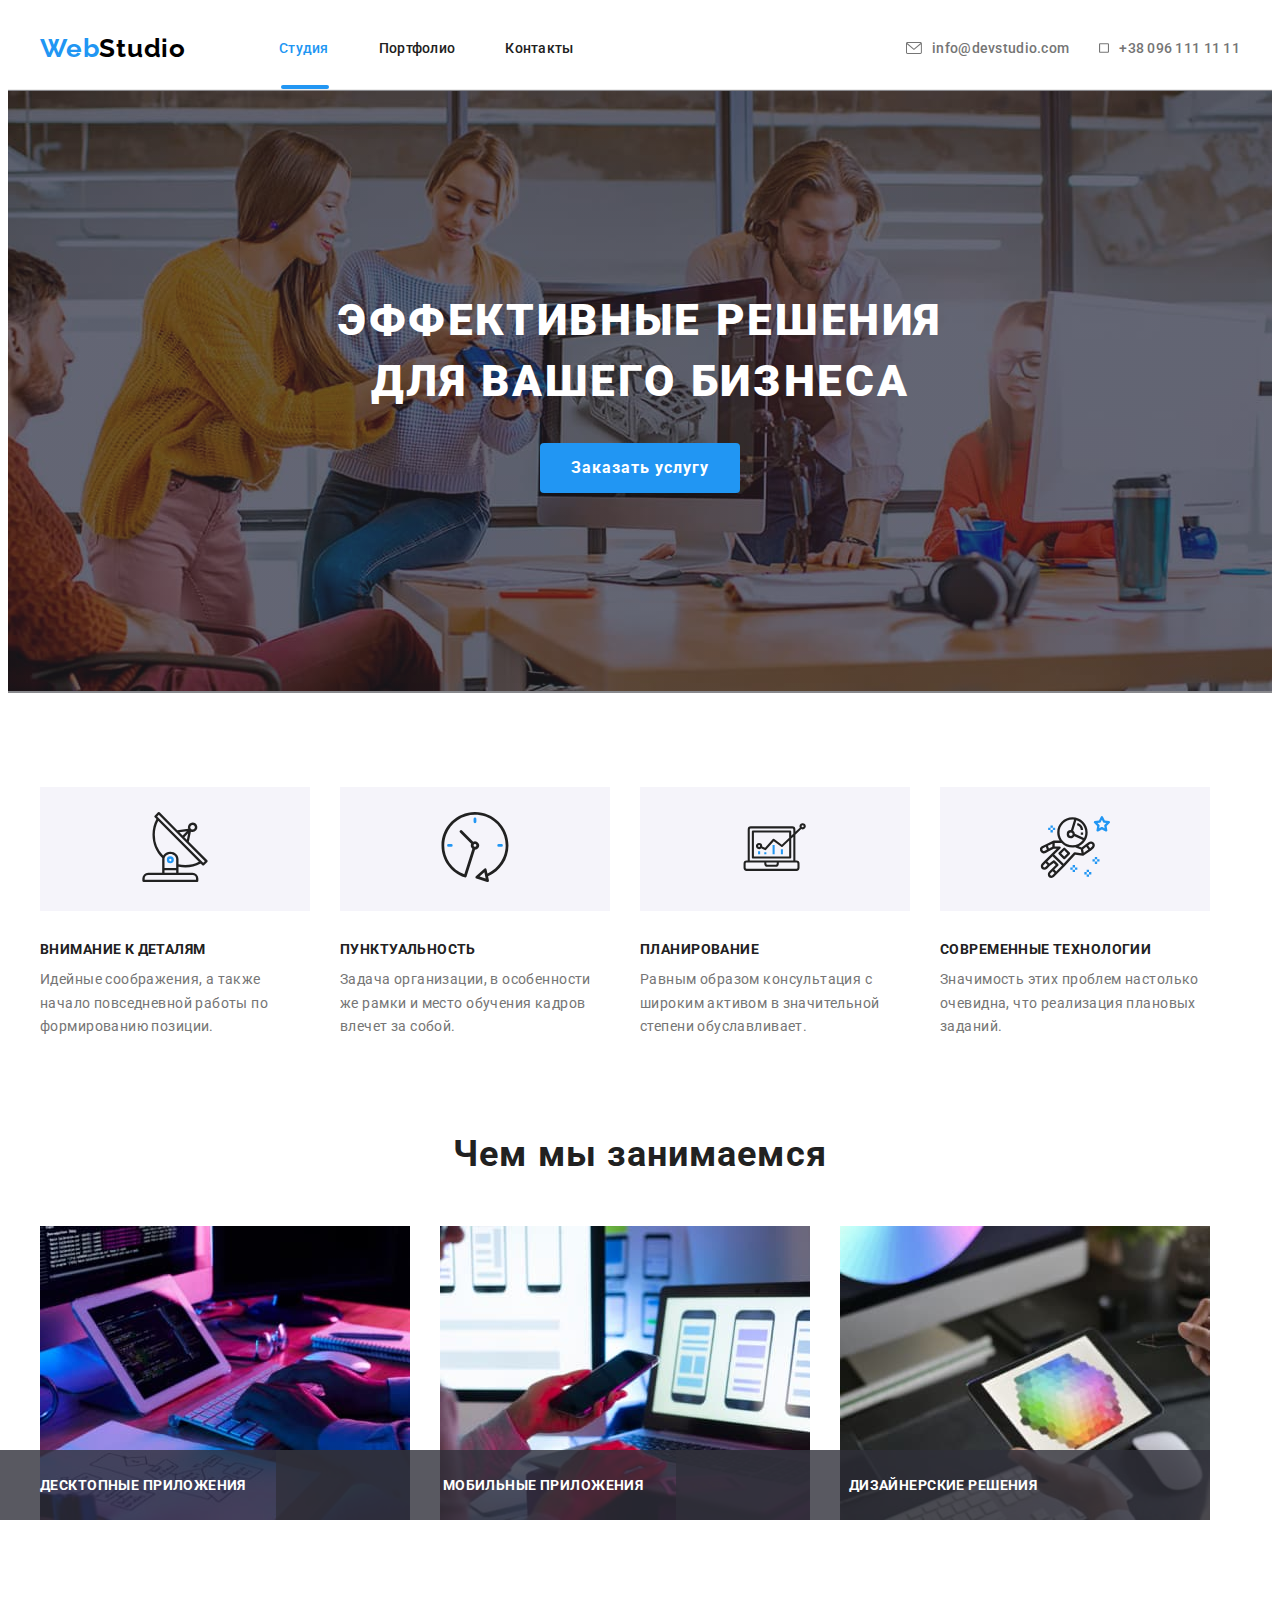
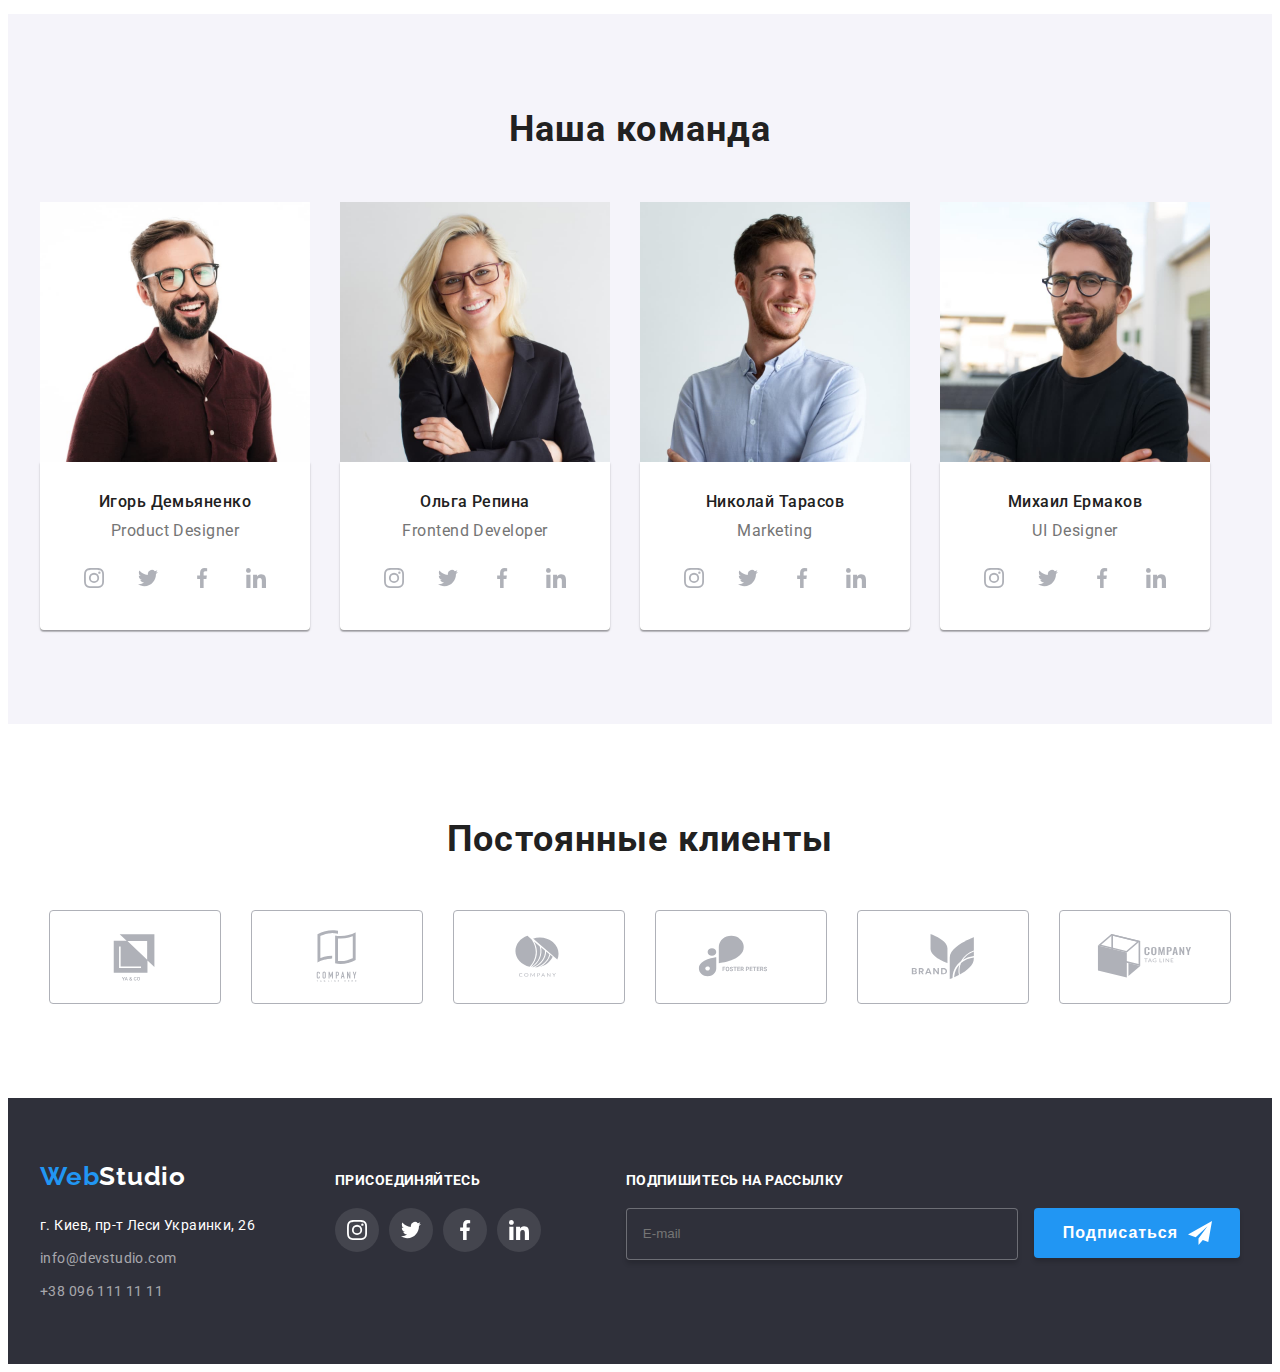
<file: index.html>
<!DOCTYPE html>
<html lang="ru">
  <head>
    <meta charset="UTF-8" />
    <meta http-equiv="X-UA-Compatible" content="IE=edge" />
    <meta name="viewport" content="width=device-width, initial-scale=1.0" />
    <title>Студия</title>
    <link
      href="https://fonts.googleapis.com/css2?family=Raleway:wght@700&family=Roboto:wght@400;500;700;900&display=swap"
      rel="stylesheet"
    />
    <link
      rel="stylesheet"
      href="https://cdnjs.cloudflare.com/ajax/libs/modern-normalize/1.1.0/modern-normalize.min.css"
      integrity="sha512-wpPYUAdjBVSE4KJnH1VR1HeZfpl1ub8YT/NKx4PuQ5NmX2tKuGu6U/JRp5y+Y8XG2tV+wKQpNHVUX03MfMFn9Q=="
      crossorigin="anonymous"
      referrerpolicy="no-referrer"
    />
    <link rel="stylesheet" href="./styles/styles.css" />
  </head>
  <body data-page>
    <!-- header-section -->
    <header class="header">
      <div class="container">
        <a class="link logo-link" href="./index.html">Web<span class="logo-header">Studio</span></a>
        <nav class="nav">
          <ul class="list nav-list">
            <li class="nav-item item">
              <a class="link nav-link after-1" href="./index.html">
                <span class="nav-title">Студия</span></a
              >
            </li>
            <li class="nav-item item">
              <a class="link nav-link" href="./portfolio.html">Портфолио</a>
            </li>
            <li class="nav-item item">
              <a class="link nav-link" href="#contacts">Контакты</a>
            </li>
          </ul>
        </nav>
        <ul class="list header-list">
          <li class="header-item item">
            <a class="link header-link" href="mailto:info@devstudio.com">
              <svg class="header-icon" width="16" height="12">
                <use href="./images/icons.svg#icon-envelope"></use>
              </svg>
              info@devstudio.com</a
            >
          </li>
          <li class="header-item item">
            <a class="link header-link" href="tel:+380961111111">
              <svg class="header-icon" width="10" height="16">
                <use href="./images/icons.svg#icon-vector"></use>
              </svg>
              +38 096 111 11 11</a
            >
          </li>
        </ul>
      </div>
    </header>
    <main>
      <!-- hero-section -->
      <section class="hero section">
        <div class="container">
          <h1 class="hero-title">Эффективные решения для вашего бизнеса</h1>
          <button data-modal-open class="hero-btn" type="button">Заказать услугу</button>
        </div>
      </section>
      <!-- features-section -->
      <section class="features section">
        <div class="container">
          <div class="feature-svg">
            <ul class="list list-svg">
              <li class="item item-svg">
                <svg width="70" height="70">
                  <use href="./images/icons.svg#icon-antenna"></use>
                </svg>
              </li>
              <li class="item item-svg">
                <svg width="70" height="70">
                  <use href="./images/icons.svg#icon-clock"></use>
                </svg>
              </li>
              <li class="item item-svg">
                <svg width="70" height="70">
                  <use href="./images/icons.svg#icon-diagram"></use>
                </svg>
              </li>
              <li class="item item-svg">
                <svg width="70" height="70">
                  <use href="./images/icons.svg#icon-astronaut"></use>
                </svg>
              </li>
            </ul>
          </div>
          <ul class="list features-list">
            <li class="features-item item">
              <h2 class="features-title">Внимание к деталям</h2>
              <p class="features-desc">
                Идейные соображения, а также начало повседневной работы по формированию позиции.
              </p>
            </li>
            <li class="features-item item">
              <h2 class="features-title">Пунктуальность</h2>
              <p class="features-desc">
                Задача организации, в особенности же рамки и место обучения кадров влечет за собой.
              </p>
            </li>
            <li class="features-item item">
              <h2 class="features-title">Планирование</h2>
              <p class="features-desc">
                Равным образом консультация с широким активом в значительной степени обуславливает.
              </p>
            </li>
            <li class="features-item item">
              <h2 class="features-title">Современные технологии</h2>
              <p class="features-desc">
                Значимость этих проблем настолько очевидна, что реализация плановых заданий.
              </p>
            </li>
          </ul>
        </div>
      </section>
      <!-- work-section -->
      <section class="work section">
        <div class="container">
          <h2 class="work-title">Чем мы занимаемся</h2>
          <ul class="list work-list">
            <li class="work-item item">
              <a
                class="link thumb-link"
                href=""
                target="_blank"
                rel="nofollow noopener noreferrer"
                aria-label="desktop"
              >
                <img class="work-img" src="./images/studio/box1.jpg" alt="desktop" width="370" />
                <h3 class="thumb-work-title">Десктопные приложения</h3>
              </a>
            </li>
            <li class="work-item item">
              <a
                class="link thumb-link"
                href=""
                target="_blank"
                rel="nofollow noopener noreferrer"
                aria-label="phone"
              >
                <img class="work-img" src="./images/studio/box2.jpg" alt="phone" width="370" />
                <h3 class="thumb-work-title">Мобильные приложения</h3>
              </a>
            </li>
            <li class="work-item item">
              <a
                class="link thumb-link"
                href=""
                target="_blank"
                rel="nofollow noopener noreferrer"
                aria-label="tablet"
              >
                <img class="work-img" src="./images/studio/box3.jpg" alt="tablet" width="370" />
                <h3 class="thumb-work-title">Дизайнерские решения</h3>
              </a>
            </li>
          </ul>
        </div>
      </section>
      <!-- teams-section -->
      <section class="teams section">
        <div class="container">
          <h2 class="teams-title">Наша команда</h2>
          <ul class="list teams-list">
            <li class="teams-item item">
              <img class="teams-img" src="./images/studio/img1.jpg" alt="user-image" width="270" />
              <div class="teams-wrapper">
                <h3 class="teams-user">Игорь Демьяненко</h3>
                <p class="teams-position">Product Designer</p>
                <ul class="list teams-social">
                  <li class="item teams-social">
                    <a
                      class="link teams-social"
                      href="https://www.instagram.com/"
                      target="_blank"
                      rel="nofollow noopener noreferrer"
                      aria-label="instagram"
                    >
                      <svg class="social-svg" width="20" height="20">
                        <use href="./images/icons.svg#icon-instagram"></use>
                      </svg>
                    </a>
                  </li>
                  <li class="item teams-social">
                    <a
                      class="link teams-social"
                      href="https://twitter.com/"
                      target="_blank"
                      rel="nofollow noopener noreferrer"
                      aria-label="twitter"
                    >
                      <svg class="social-svg" width="20" height="20">
                        <use href="./images/icons.svg#icon-twitter"></use>
                      </svg>
                    </a>
                  </li>
                  <li class="item teams-social">
                    <a
                      class="link teams-social"
                      href="https://www.facebook.com/"
                      target="_blank"
                      rel="nofollow noopener noreferrer"
                      aria-label="facebook"
                    >
                      <svg class="social-svg" width="20" height="20">
                        <use href="./images/icons.svg#icon-facebook"></use>
                      </svg>
                    </a>
                  </li>
                  <li class="item teams-social">
                    <a
                      class="link teams-social"
                      href="https://www.linkedin.com/"
                      target="_blank"
                      rel="nofollow noopener noreferrer"
                      aria-label="linkedin"
                    >
                      <svg class="social-svg" width="20" height="20">
                        <use href="./images/icons.svg#icon-linkedin"></use>
                      </svg>
                    </a>
                  </li>
                </ul>
              </div>
            </li>
            <li class="teams-item item">
              <img class="teams-img" src="./images/studio/img2.jpg" alt="user-image" width="270" />
              <div class="teams-wrapper">
                <h3 class="teams-user">Ольга Репина</h3>
                <p class="teams-position">Frontend Developer</p>
                <ul class="list teams-social">
                  <li class="item teams-social">
                    <a
                      class="link teams-social"
                      href="https://www.instagram.com/"
                      target="_blank"
                      rel="nofollow noopener noreferrer"
                      aria-label="instagram"
                    >
                      <svg class="social-svg" width="20" height="20">
                        <use href="./images/icons.svg#icon-instagram"></use>
                      </svg>
                    </a>
                  </li>
                  <li class="item teams-social">
                    <a
                      class="link teams-social"
                      href="https://twitter.com/"
                      target="_blank"
                      rel="nofollow noopener noreferrer"
                      aria-label="twitter"
                    >
                      <svg class="social-svg" width="20" height="20">
                        <use href="./images/icons.svg#icon-twitter"></use>
                      </svg>
                    </a>
                  </li>
                  <li class="item teams-social">
                    <a
                      class="link teams-social"
                      href="https://www.facebook.com/"
                      target="_blank"
                      rel="nofollow noopener noreferrer"
                      aria-label="facebook"
                    >
                      <svg class="social-svg" width="20" height="20">
                        <use href="./images/icons.svg#icon-facebook"></use>
                      </svg>
                    </a>
                  </li>
                  <li class="item teams-social">
                    <a
                      class="link teams-social"
                      href="https://www.linkedin.com/"
                      target="_blank"
                      rel="nofollow noopener noreferrer"
                      aria-label="linkedin"
                    >
                      <svg class="social-svg" width="20" height="20">
                        <use href="./images/icons.svg#icon-linkedin"></use>
                      </svg>
                    </a>
                  </li>
                </ul>
              </div>
            </li>
            <li class="teams-item item">
              <img class="teams-img" src="./images/studio/img3.jpg" alt="user-image" width="270" />
              <div class="teams-wrapper">
                <h3 class="teams-user">Николай Тарасов</h3>
                <p class="teams-position">Marketing</p>
                <ul class="list teams-social">
                  <li class="item teams-social">
                    <a
                      class="link teams-social"
                      href="https://www.instagram.com/"
                      target="_blank"
                      rel="nofollow noopener noreferrer"
                      aria-label="instagram"
                    >
                      <svg class="social-svg" width="20" height="20">
                        <use href="./images/icons.svg#icon-instagram"></use>
                      </svg>
                    </a>
                  </li>
                  <li class="item teams-social">
                    <a
                      class="link teams-social"
                      href="https://twitter.com/"
                      target="_blank"
                      rel="nofollow noopener noreferrer"
                      aria-label="twitter"
                    >
                      <svg class="social-svg" width="20" height="20">
                        <use href="./images/icons.svg#icon-twitter"></use>
                      </svg>
                    </a>
                  </li>
                  <li class="item teams-social">
                    <a
                      class="link teams-social"
                      href="https://www.facebook.com/"
                      target="_blank"
                      rel="nofollow noopener noreferrer"
                      aria-label="facebook"
                    >
                      <svg class="social-svg" width="20" height="20">
                        <use href="./images/icons.svg#icon-facebook"></use>
                      </svg>
                    </a>
                  </li>
                  <li class="item teams-social">
                    <a
                      class="link teams-social"
                      href="https://www.linkedin.com/"
                      target="_blank"
                      rel="nofollow noopener noreferrer"
                      aria-label="linkedin"
                    >
                      <svg class="social-svg" width="20" height="20">
                        <use href="./images/icons.svg#icon-linkedin"></use>
                      </svg>
                    </a>
                  </li>
                </ul>
              </div>
            </li>
            <li class="teams-item item">
              <img class="teams-img" src="./images/studio/img4.jpg" alt="user-image" width="270" />
              <div class="teams-wrapper">
                <h3 class="teams-user">Михаил Ермаков</h3>
                <p class="teams-position">UI Designer</p>
                <ul class="list teams-social">
                  <li class="item teams-social">
                    <a
                      class="link teams-social"
                      href="https://www.instagram.com/"
                      target="_blank"
                      rel="nofollow noopener noreferrer"
                      aria-label="instagram"
                    >
                      <svg class="social-svg" width="20" height="20">
                        <use href="./images/icons.svg#icon-instagram"></use>
                      </svg>
                    </a>
                  </li>
                  <li class="item teams-social">
                    <a
                      class="link teams-social"
                      href="https://twitter.com/"
                      target="_blank"
                      rel="nofollow noopener noreferrer"
                      aria-label="twitter"
                    >
                      <svg class="social-svg" width="20" height="20">
                        <use href="./images/icons.svg#icon-twitter"></use>
                      </svg>
                    </a>
                  </li>
                  <li class="item teams-social">
                    <a
                      class="link teams-social"
                      href="https://www.facebook.com/"
                      target="_blank"
                      rel="nofollow noopener noreferrer"
                      aria-label="facebook"
                    >
                      <svg class="social-svg" width="20" height="20">
                        <use href="./images/icons.svg#icon-facebook"></use>
                      </svg>
                    </a>
                  </li>
                  <li class="item teams-social">
                    <a
                      class="link teams-social"
                      href="https://www.linkedin.com/"
                      target="_blank"
                      rel="nofollow noopener noreferrer"
                      aria-label="linkedin"
                    >
                      <svg class="social-svg" width="20" height="20">
                        <use href="./images/icons.svg#icon-linkedin"></use>
                      </svg>
                    </a>
                  </li>
                </ul>
              </div>
            </li>
          </ul>
        </div>
      </section>
      <!-- clients -->
      <section class="clients section">
        <div class="container">
          <h2 class="clients-title">Постоянные клиенты</h2>
          <ul class="list clients-list">
            <li class="item clients-item">
              <a class="link link-svg" href="" target="_blank" rel="nofollow noopener noreferrer">
                <svg class="clients-svg" width="106" height="60">
                  <use href="./images/icons.svg#icon-logo"></use>
                </svg>
              </a>
            </li>
            <li class="item clients-item">
              <a class="link link-svg" href="" target="_blank" rel="nofollow noopener noreferrer">
                <svg class="clients-svg" width="106" height="60">
                  <use href="./images/icons.svg#icon-logo1"></use>
                </svg>
              </a>
            </li>
            <li class="item clients-item">
              <a class="link link-svg" href="" target="_blank" rel="nofollow noopener noreferrer">
                <svg class="clients-svg" width="106" height="60">
                  <use href="./images/icons.svg#icon-logo2"></use>
                </svg>
              </a>
            </li>
            <li class="item clients-item">
              <a class="link link-svg" href="" target="_blank" rel="nofollow noopener noreferrer">
                <svg class="clients-svg" width="106" height="60">
                  <use href="./images/icons.svg#icon-logo3"></use>
                </svg>
              </a>
            </li>
            <li class="item clients-item">
              <a class="link link-svg" href="" target="_blank" rel="nofollow noopener noreferrer">
                <svg class="clients-svg" width="106" height="60">
                  <use href="./images/icons.svg#icon-logo4"></use>
                </svg>
              </a>
            </li>
            <li class="item clients-item">
              <a class="link link-svg" href="" target="_blank" rel="nofollow noopener noreferrer">
                <svg class="clients-svg" width="106" height="60">
                  <use href="./images/icons.svg#icon-logo5"></use>
                </svg>
              </a>
            </li>
          </ul>
        </div>
      </section>
    </main>
    <!-- footer-section -->
    <footer class="footer">
      <div class="container">
        <div class="footer-adress">
          <a class="link logo-link-pic" href="./index.html"
            >Web<span class="logo-footer">Studio</span></a
          >
          <address class="footer-addres">г. Киев, пр-т Леси Украинки, 26</address>
          <ul class="list footer-list" id="contacts">
            <li class="footer-item">
              <a class="link footer-link" href="mailto:info@devstudio.com">info@devstudio.com</a>
            </li>
            <li class="footer-item">
              <a class="link footer-link" href="tel:+380961111111">+38 096 111 11 11</a>
            </li>
          </ul>
        </div>
        <div class="footer-social">
          <h2 class="social-title">присоединяйтесь</h2>
          <ul class="list teams-social">
            <li class="item teams-social">
              <a
                class="link teams-social"
                href="https://www.instagram.com/"
                target="_blank"
                rel="nofollow noopener noreferrer"
              >
                <svg class="social-svg" width="20" height="20">
                  <use href="./images/icons.svg#icon-instagram"></use>
                </svg>
              </a>
            </li>
            <li class="item teams-social">
              <a
                class="link teams-social"
                href="https://twitter.com/"
                target="_blank"
                rel="nofollow noopener noreferrer"
              >
                <svg class="social-svg" width="20" height="20">
                  <use href="./images/icons.svg#icon-twitter"></use>
                </svg>
              </a>
            </li>
            <li class="item teams-social">
              <a
                class="link teams-social"
                href="https://www.facebook.com/"
                target="_blank"
                rel="nofollow noopener noreferrer"
              >
                <svg class="social-svg" width="20" height="20">
                  <use href="./images/icons.svg#icon-facebook"></use>
                </svg>
              </a>
            </li>
            <li class="item teams-social">
              <a
                class="link teams-social"
                href="https://www.linkedin.com/"
                target="_blank"
                rel="nofollow noopener noreferrer"
              >
                <svg class="social-svg" width="20" height="20">
                  <use href="./images/icons.svg#icon-linkedin"></use>
                </svg>
              </a>
            </li>
          </ul>
        </div>
        <div class="footer-forms">
          <h2 class="forms-title">Подпишитесь на рассылку</h2>
          <form name="footer-forms">
            <label class="footer-label">
              <input class="forms-mail" type="email" name="email" id="email" placeholder="E-mail" />
            </label>

            <button class="forms-btn" type="submit">
              Подписаться
              <svg class="icon-forms" width="24px" height="24px">
                <use href="./images/icons.svg#icon-send"></use>
              </svg>
            </button>
          </form>
        </div>
      </div>
    </footer>
    <!-- modal-windows -->
    <div class="backdrop is-hidden" data-modal>
      <div class="modal">
        <button data-modal-close class="modal-btn" type="button">
          <svg class="modal-icon" width="18" height="18">
            <use href="./images/icons.svg#icon-close"></use>
          </svg>
        </button>
        <strong class="modal-title">Оставьте свои данные, мы вам перезвоним</strong>
        <form name="modal-group">
          <label class="username-group">
            <span class="subtitle-group">Имя</span>
            <input class="username-input" type="text" name="username" id="username" />
            <svg class="username-icon" width="18px" height="18px">
              <use href="./images/icons.svg#icon-person"></use>
            </svg>
          </label>
          <label class="tel-group">
            <span class="subtitle-group">Телефон</span>
            <input class="tel-input" type="tel" name="telephone" id="telephone" />
            <svg class="tel-group-icon" width="18px" height="18px">
              <use href="./images/icons.svg#icon-e-phone"></use>
            </svg>
          </label>
          <label class="email-group">
            <span class="subtitle-group">Почта</span>
            <input class="email-input" type="email" name="email" id="e-mail" />
            <svg class="email-group-icon" width="18px" height="18px">
              <use href="./images/icons.svg#icon-e-mail"></use>
            </svg>
          </label>
          <label class="feedback-group"
            ><span class="subtitle-group">Комментарий</span>
            <textarea class="textarea-group" name="feedback" placeholder="Введите текст"></textarea>
          </label>
          <label class="checkbox-group">
            <input class="checkbox-input" type="checkbox" name="checkbox" value="checkbox" />
            <span class="checkbox-custom">
              <svg class="icon-check-off" width="16px" height="15px">
                <use href="./images/icons.svg#icon-vector"></use>
              </svg>
              <svg class="icon-check-on" width="16px" height="15px">
                <use href="./images/icons.svg#icon-check"></use>
              </svg>
            </span>
            <span class="checkbox-title"
              >Соглашаюсь с рассылкой и принимаю
              <a class="checkbox-link" href="">Условия договора</a>
            </span>
          </label>
          <button class="btn-group-submit" type="submit">Отправить</button>
        </form>
      </div>
    </div>
    <script src="./js/modal.js"></script>
  </body>
</html>
</file>
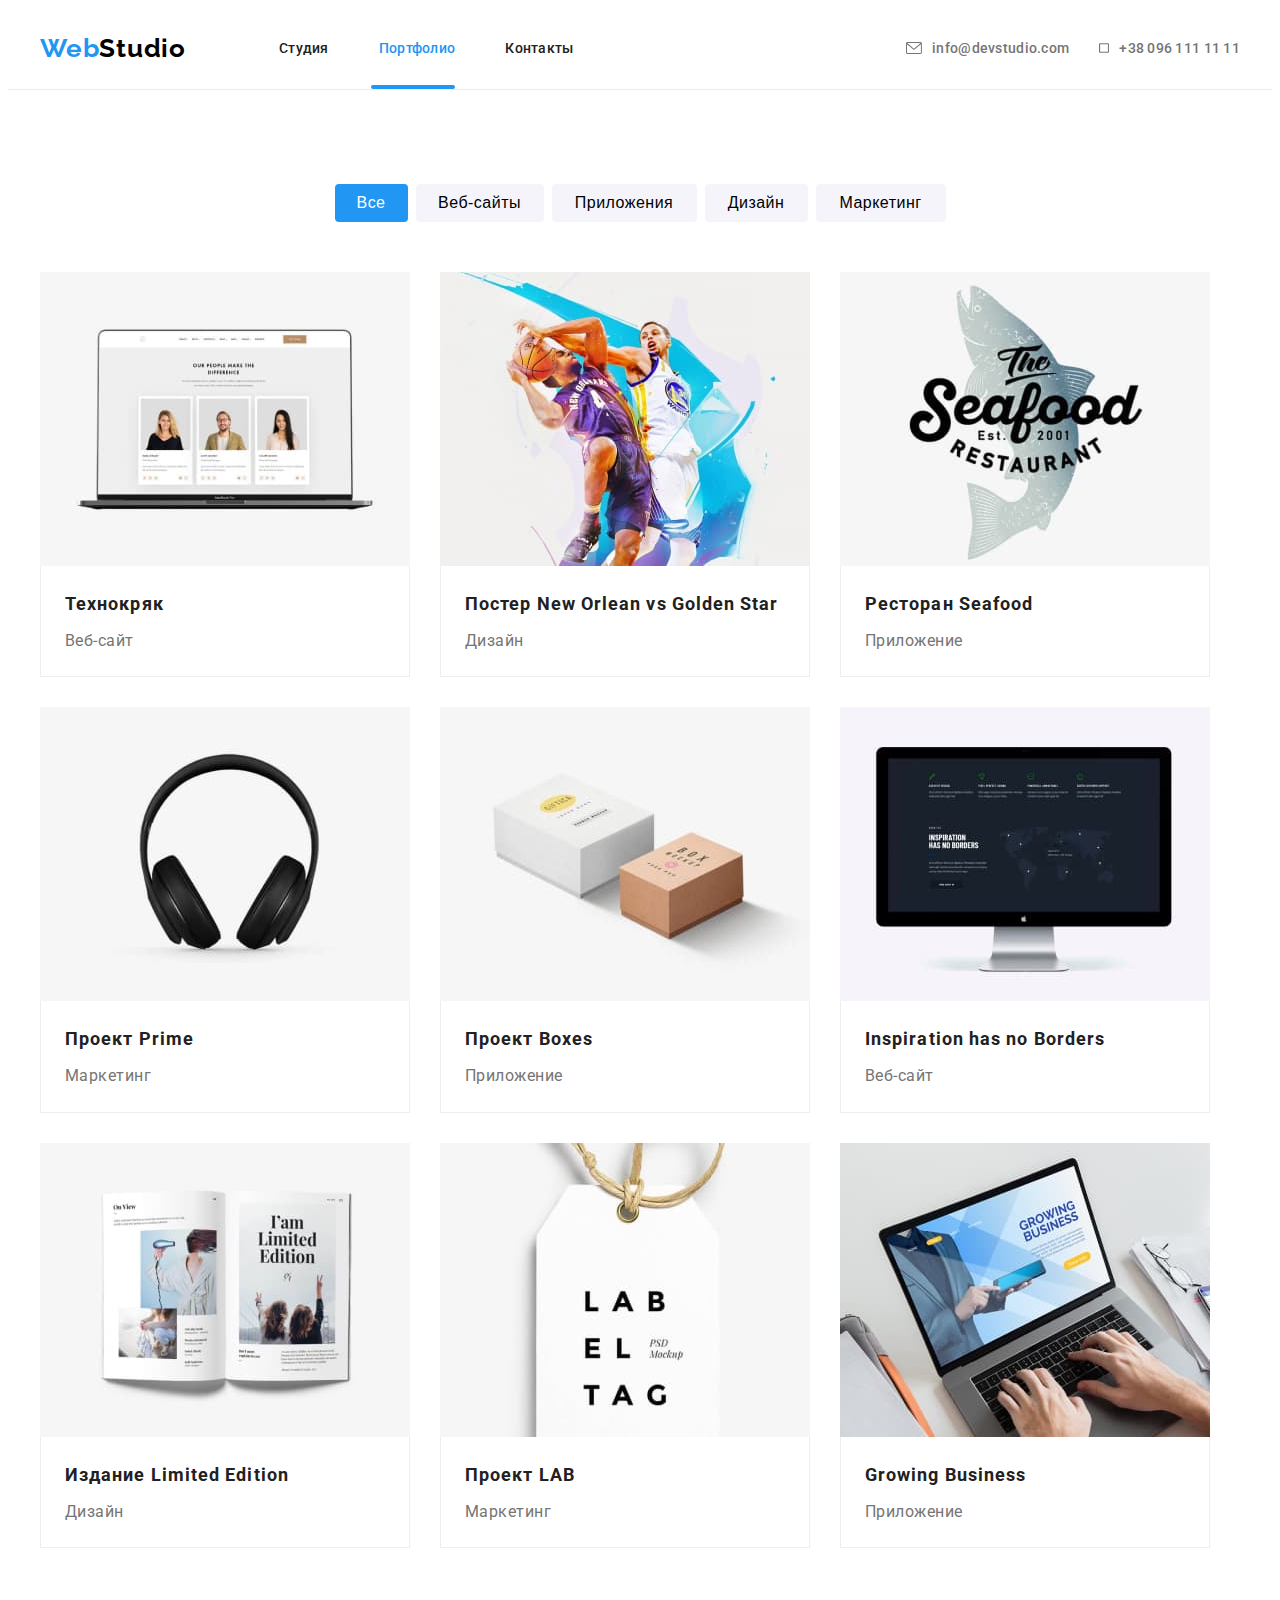
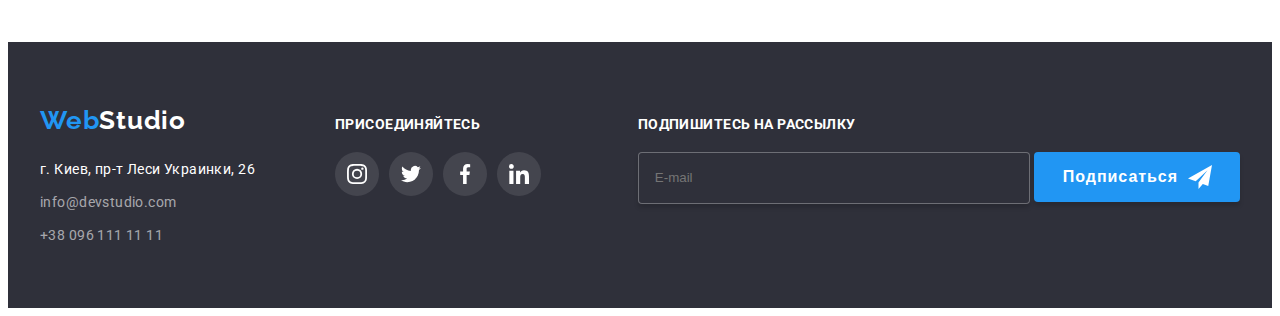
<file: portfolio.html>
<!DOCTYPE html>
<html lang="ru">
  <head>
    <meta charset="UTF-8" />
    <meta http-equiv="X-UA-Compatible" content="IE=edge" />
    <meta name="viewport" content="width=device-width, initial-scale=1.0" />
    <title>Портфолио</title>
    <link
      href="https://fonts.googleapis.com/css2?family=Raleway:wght@700&family=Roboto:wght@400;500;700;900&display=swap"
      rel="stylesheet"
    />
    <link
      rel="stylesheet"
      href="https://cdnjs.cloudflare.com/ajax/libs/modern-normalize/1.1.0/modern-normalize.min.css"
      integrity="sha512-wpPYUAdjBVSE4KJnH1VR1HeZfpl1ub8YT/NKx4PuQ5NmX2tKuGu6U/JRp5y+Y8XG2tV+wKQpNHVUX03MfMFn9Q=="
      crossorigin="anonymous"
      referrerpolicy="no-referrer"
    />
    <link rel="stylesheet" href="./styles/styles.css" />
  </head>
  <body>
    <!-- header-section -->
    <header class="header">
      <div class="container">
        <a class="link logo-link" href="./index.html">Web<span class="logo-header">Studio</span></a>
        <nav class="nav">
          <ul class="list nav-list">
            <li class="nav-item item">
              <a class="link nav-link" href="./index.html">Студия</a>
            </li>
            <li class="nav-item item">
              <a class="link nav-link after-2" href="./portfolio.html"
                ><span class="nav-title">Портфолио</span></a
              >
            </li>
            <li class="nav-item item">
              <a class="link nav-link" href="#contacts">Контакты</a>
            </li>
          </ul>
        </nav>
        <ul class="list header-list">
          <li class="header-item item">
            <a class="link header-link" href="mailto:info@devstudio.com">
              <svg class="header-icon" width="16" height="12">
                <use href="./images/icons.svg#icon-envelope"></use>
              </svg>
              info@devstudio.com</a
            >
          </li>
          <li class="header-item item">
            <a class="link header-link" href="tel:+380961111111">
              <svg class="header-icon" width="10" height="16">
                <use href="./images/icons.svg#icon-vector"></use>
              </svg>
              +38 096 111 11 11</a
            >
          </li>
        </ul>
      </div>
    </header>
    <main>
      <!-- portfolio-section -->
      <section class="portfolio section">
        <div class="container">
          <ul class="list portfolio-list-btn">
            <li class="portfolio-item-btn item">
              <button class="portfolio-btn all" type="button">Все</button>
            </li>
            <li class="portfolio-item-btn item">
              <button class="portfolio-btn web" type="button">Веб-сайты</button>
            </li>
            <li class="portfolio-item-btn item">
              <button class="portfolio-btn app" type="button">Приложения</button>
            </li>
            <li class="portfolio-item-btn item">
              <button class="portfolio-btn des" type="button">Дизайн</button>
            </li>
            <li class="portfolio-item-btn item">
              <button class="portfolio-btn mar" type="button">Маркетинг</button>
            </li>
          </ul>
          <ul class="list portfolio-list">
            <li class="portfolio-item item">
              <a
                class="link portfolio-link"
                href=""
                target="_blank"
                rel="nofollow noopener noreferrer"
              >
                <div class="portfolio-thumb">
                  <img
                    class="portfolio-img"
                    src="./images/portfolio/img1.jpg"
                    alt="Технокряк"
                    width="370"
                  />
                  <p class="text-overley">
                    Ресурс предлагает комплексные предложения с разным уровнем функционала и
                    сервисов. Все это позволит посетителю получить исчерпывающие сведения о компании
                    или частном лице.
                  </p>
                </div>
                <div class="portfolio-border">
                  <h3 class="portfolio-title">Технокряк</h3>
                  <p class="portfolio-desc">Веб-сайт</p>
                </div>
              </a>
            </li>
            <li class="portfolio-item item">
              <a
                class="link portfolio-link"
                href=""
                target="_blank"
                rel="nofollow noopener noreferrer"
              >
                <div class="portfolio-thumb">
                  <img
                    class="portfolio-img"
                    src="./images/portfolio/img2.jpg"
                    alt="Постер New Orlean vs Golden Star"
                    width="370"
                  />
                  <p class="text-overley">
                    Ресурс предлагает комплексные предложения с разным уровнем функционала и
                    сервисов. Все это позволит посетителю получить исчерпывающие сведения о компании
                    или частном лице.
                  </p>
                </div>
                <div class="portfolio-border">
                  <h3 class="portfolio-title">Постер New Orlean vs Golden Star</h3>
                  <p class="portfolio-desc">Дизайн</p>
                </div>
              </a>
            </li>
            <li class="portfolio-item item">
              <a
                class="link portfolio-link"
                href=""
                target="_blank"
                rel="nofollow noopener noreferrer"
              >
                <div class="portfolio-thumb">
                  <img
                    class="portfolio-img"
                    src="./images/portfolio/img3.jpg"
                    alt="Ресторан Seafood"
                    width="370"
                  />
                  <p class="text-overley">
                    Ресурс предлагает комплексные предложения с разным уровнем функционала и
                    сервисов. Все это позволит посетителю получить исчерпывающие сведения о компании
                    или частном лице.
                  </p>
                </div>
                <div class="portfolio-border">
                  <h3 class="portfolio-title">Ресторан Seafood</h3>
                  <p class="portfolio-desc">Приложение</p>
                </div>
              </a>
            </li>
            <li class="portfolio-item item">
              <a
                class="link portfolio-link"
                href=""
                target="_blank"
                rel="nofollow noopener noreferrer"
              >
                <div class="portfolio-thumb">
                  <img
                    class="portfolio-img"
                    src="./images/portfolio/img4.jpg"
                    alt="Проект Prime"
                    width="370"
                  />
                  <p class="text-overley">
                    Ресурс предлагает комплексные предложения с разным уровнем функционала и
                    сервисов. Все это позволит посетителю получить исчерпывающие сведения о компании
                    или частном лице.
                  </p>
                </div>
                <div class="portfolio-border">
                  <h3 class="portfolio-title">Проект Prime</h3>
                  <p class="portfolio-desc">Маркетинг</p>
                </div>
              </a>
            </li>
            <li class="portfolio-item item">
              <a
                class="link portfolio-link"
                href=""
                target="_blank"
                rel="nofollow noopener noreferrer"
              >
                <div class="portfolio-thumb">
                  <img
                    class="portfolio-img"
                    src="./images/portfolio/img5.jpg"
                    alt="Проект Boxes"
                    width="370"
                  />
                  <p class="text-overley">
                    Ресурс предлагает комплексные предложения с разным уровнем функционала и
                    сервисов. Все это позволит посетителю получить исчерпывающие сведения о компании
                    или частном лице.
                  </p>
                </div>
                <div class="portfolio-border">
                  <h3 class="portfolio-title">Проект Boxes</h3>
                  <p class="portfolio-desc">Приложение</p>
                </div>
              </a>
            </li>
            <li class="portfolio-item item">
              <a
                class="link portfolio-link"
                href=""
                target="_blank"
                rel="nofollow noopener noreferrer"
              >
                <div class="portfolio-thumb">
                  <img
                    class="portfolio-img"
                    src="./images/portfolio/img6.jpg"
                    alt="Inspiration has no Borders"
                    width="370"
                  />
                  <p class="text-overley">
                    Ресурс предлагает комплексные предложения с разным уровнем функционала и
                    сервисов. Все это позволит посетителю получить исчерпывающие сведения о компании
                    или частном лице.
                  </p>
                </div>
                <div class="portfolio-border">
                  <h3 class="portfolio-title">Inspiration has no Borders</h3>
                  <p class="portfolio-desc">Веб-сайт</p>
                </div>
              </a>
            </li>
            <li class="portfolio-item item">
              <a
                class="link portfolio-link"
                href=""
                target="_blank"
                rel="nofollow noopener noreferrer"
              >
                <div class="portfolio-thumb">
                  <img
                    class="portfolio-img"
                    src="./images/portfolio/img7.jpg"
                    alt="Издание Limited Edition"
                    width="370"
                  />
                  <p class="text-overley">
                    Ресурс предлагает комплексные предложения с разным уровнем функционала и
                    сервисов. Все это позволит посетителю получить исчерпывающие сведения о компании
                    или частном лице.
                  </p>
                </div>
                <div class="portfolio-border">
                  <h3 class="portfolio-title">Издание Limited Edition</h3>
                  <p class="portfolio-desc">Дизайн</p>
                </div>
              </a>
            </li>
            <li class="portfolio-item item">
              <a
                class="link portfolio-link"
                href=""
                target="_blank"
                rel="nofollow noopener noreferrer"
              >
                <div class="portfolio-thumb">
                  <img
                    class="portfolio-img"
                    src="./images/portfolio/img8.jpg"
                    alt="Проект LAB"
                    width="370"
                  />
                  <p class="text-overley">
                    Ресурс предлагает комплексные предложения с разным уровнем функционала и
                    сервисов. Все это позволит посетителю получить исчерпывающие сведения о компании
                    или частном лице.
                  </p>
                </div>
                <div class="portfolio-border">
                  <h3 class="portfolio-title">Проект LAB</h3>
                  <p class="portfolio-desc">Маркетинг</p>
                </div>
              </a>
            </li>
            <li class="portfolio-item item">
              <a
                class="link portfolio-link"
                href=""
                target="_blank"
                rel="nofollow noopener noreferrer"
              >
                <div class="portfolio-thumb">
                  <img
                    class="portfolio-img"
                    src="./images/portfolio/img9.jpg"
                    alt="Growing Business"
                    width="370"
                  />
                  <p class="text-overley">
                    Ресурс предлагает комплексные предложения с разным уровнем функционала и
                    сервисов. Все это позволит посетителю получить исчерпывающие сведения о компании
                    или частном лице.
                  </p>
                </div>
                <div class="portfolio-border">
                  <h3 class="portfolio-title">Growing Business</h3>
                  <p class="portfolio-desc">Приложение</p>
                </div>
              </a>
            </li>
          </ul>
        </div>
      </section>
    </main>
    <!-- footer-section -->
    <footer class="footer">
      <div class="container">
        <div class="footer-adress">
          <a class="link logo-link-pic" href="./index.html"
            >Web<span class="logo-footer">Studio</span></a
          >
          <address class="footer-addres">г. Киев, пр-т Леси Украинки, 26</address>
          <ul class="list footer-list" id="contacts">
            <li class="footer-item">
              <a class="link footer-link" href="mailto:info@devstudio.com">info@devstudio.com</a>
            </li>
            <li class="footer-item">
              <a class="link footer-link" href="tel:+380961111111">+38 096 111 11 11</a>
            </li>
          </ul>
        </div>
        <div class="footer-social">
          <h2 class="social-title">присоединяйтесь</h2>
          <ul class="list teams-social">
            <li class="item teams-social">
              <a
                class="link teams-social"
                href="https://www.instagram.com/"
                target="_blank"
                rel="nofollow noopener noreferrer"
              >
                <svg class="social-svg" width="20" height="20">
                  <use href="./images/icons.svg#icon-instagram"></use>
                </svg>
              </a>
            </li>
            <li class="item teams-social">
              <a
                class="link teams-social"
                href="https://twitter.com/"
                target="_blank"
                rel="nofollow noopener noreferrer"
              >
                <svg class="social-svg" width="20" height="20">
                  <use href="./images/icons.svg#icon-twitter"></use>
                </svg>
              </a>
            </li>
            <li class="item teams-social">
              <a
                class="link teams-social"
                href="https://www.facebook.com/"
                target="_blank"
                rel="nofollow noopener noreferrer"
              >
                <svg class="social-svg" width="20" height="20">
                  <use href="./images/icons.svg#icon-facebook"></use>
                </svg>
              </a>
            </li>
            <li class="item teams-social">
              <a
                class="link teams-social"
                href="https://www.linkedin.com/"
                target="_blank"
                rel="nofollow noopener noreferrer"
              >
                <svg class="social-svg" width="20" height="20">
                  <use href="./images/icons.svg#icon-linkedin"></use>
                </svg>
              </a>
            </li>
          </ul>
        </div>
        <div class="footer-forms">
          <h2 class="forms-title">Подпишитесь на рассылку</h2>
          <form action="">
            <label for="mail"></label>
            <input class="forms-mail" type="email" name="email" id="email" placeholder="E-mail" />
            <button class="forms-btn" type="submit">
              Подписаться
              <svg class="icon-forms" width="24px" height="24px">
                <use href="./images/icons.svg#icon-send"></use>
              </svg>
            </button>
          </form>
        </div>
      </div>
    </footer>
  </body>
</html>
</file>
<file: styles/styles.css>
:root {
  --primal-text: #212121;
  --logo-text: #2196f3;
  --logo-header: #000000;
  --logo-footer: #ffffff;
  --slave-text: #757575;
}

body {
  color: var(--primal-text);
  font-family: Roboto, sans-serif;
}

h1,
h2,
h3,
p,
ul {
  padding: 0;
  margin: 0;
}

.work-img,
.teams-img,
.portfolio-img {
  display: block;
}

.list {
  list-style: none;
}

.link {
  text-decoration: none;
}

.container {
  margin-left: auto;
  margin-right: auto;
  width: 1200px;
  padding-left: 15px;
  padding-right: 15px;
}

.section {
  padding: 94px 0;
}

/* /======================/
header-section
/======================/ */
.header {
  border-bottom: 1px solid #ececec;
}

.header .container {
  display: flex;
  align-items: center;
}

.logo-link {
  margin-right: 93px;

  color: var(--logo-text);
  font-family: Raleway, sans-serif;
  font-weight: 700;
  font-size: 26px;
  line-height: 1.2;
  letter-spacing: 0.03em;
}

.logo-header {
  color: var(--logo-header);
  font-family: Raleway, sans-serif;
  font-weight: 700;
  font-size: 26px;
  line-height: 1.4;
  letter-spacing: 0.03em;
}

.nav-title {
  color: var(--logo-text);
}

.nav-link {
  position: relative;
  padding-top: 32px;
  padding-bottom: 32px;

  color: var(--primal-text);
  font-weight: 500;
  font-size: 14px;
  line-height: 1.2;
  letter-spacing: 0.02em;
  display: block;

  transition: color 250ms cubic-bezier(0.4, 0, 0.2, 1);
}

.nav-link.after-1::after {
  content: '';
  position: absolute;
  bottom: 0;
  right: 0;
  display: block;
  width: 48px;
  height: 4px;
  background: #2196f3;
  border-radius: 2px;
}

.nav-link.after-2::after {
  content: '';
  position: absolute;
  bottom: 0;
  right: 0;
  display: block;
  width: 84px;
  height: 4px;
  background: #2196f3;
  border-radius: 2px;
}

.nav-list {
  list-style: none;
  display: flex;
  gap: 50px;
}

.nav-list :hover,
.nav-list :focus {
  color: var(--logo-text);
}

.header-link {
  display: inline-flex;
  align-items: center;
  padding-top: 32px;
  padding-bottom: 32px;

  color: var(--slave-text);
  fill: var(--slave-text);
  font-weight: 500;
  font-size: 14px;
  line-height: 1.2;
  letter-spacing: 0.02em;
  transition: color 250ms cubic-bezier(0.4, 0, 0.2, 1),
    fill 250ms cubic-bezier(0.4, 0, 0.2, 1);
}

.header-list {
  display: flex;
  margin-left: auto;
  gap: 30px;
}

.header-list :hover,
.header-list :focus {
  color: var(--logo-text);
  fill: var(--logo-text);

}

.header-icon {
  margin-right: 10px;
}

/* /======================/
hero-section
/======================/ */
.hero {
  max-width: 1600px;
  margin: 0 auto;

  padding: 200px 0;
  background-color: #c4c4c4;
  background-image: linear-gradient(to right,
      rgba(47, 48, 58, 0.4),
      rgba(47, 48, 58, 0.4)),
    url(../images/studio/heroimg.jpg);
  background-repeat: no-repeat;
  background-position: center;
}

.hero-title {
  width: 696px;
  margin-left: auto;
  margin-right: auto;
  margin-bottom: 30px;

  color: var(--logo-footer);
  font-weight: 900;
  font-size: 44px;
  line-height: 1.4;
  letter-spacing: 0.06em;
  text-transform: uppercase;
  text-align: center;
}

.hero-btn {
  width: 200px;
  height: 50px;
  display: block;
  margin: auto;
  border-radius: 4px;
  border: inherit;

  font-family: Roboto;
  font-size: 16px;
  font-weight: 700;
  line-height: 1.9;
  letter-spacing: 0.06em;
  cursor: pointer;
  color: var(--logo-footer);
  background-color: var(--logo-text);

  transition: background-color 250ms cubic-bezier(0.4, 0, 0.2, 1),
    box-shadow 250ms cubic-bezier(0.4, 0, 0.2, 1);
}

.hero-btn:hover,
.hero-btn:active {
  background-color: #188ce8;
  box-shadow: 0px 4px 4px rgba(0, 0, 0, 0.15);

}

/* ======================
features-section
====================== */
.features .item-svg {
  background-color: #f5f4fa;
  padding: 25px 100px;
}

.features .list-svg {
  display: flex;
  gap: 30px;

  margin-bottom: 30px;
}

.features-list {
  display: flex;
  gap: 30px;
}

.features-item.item {
  flex-basis: 270px;
}

.features-title {
  margin-bottom: 10px;

  font-weight: 700;
  font-size: 14px;
  line-height: 1.2;
  letter-spacing: 0.03em;
  text-transform: uppercase;
}

.features-desc {
  font-size: 14px;
  line-height: 1.7;
  letter-spacing: 0.03em;
  color: var(--slave-text);
}

.features {
  padding-bottom: 0;
}

/* ======================
work-section
====================== */
.work-list {
  display: flex;
  gap: 30px;
}

.work-title {
  margin-bottom: 50px;

  font-weight: 700;
  font-size: 36px;
  line-height: 1.2;
  letter-spacing: 0.03em;
  text-align: center;
}

.link.thumb-link {
  position: relative;
}

.thumb-work-title {
  position: absolute;
  bottom: 0;
  right: 0;

}

.thumb-work-title {
  padding: 27px 82px;
  width: 370px;

  font-weight: 700;
  font-size: 14px;
  line-height: calc(16 / 14);
  text-align: center;
  letter-spacing: 0.03em;
  text-transform: uppercase;

  color: #ffffff;
  background-color: rgba(47, 48, 58, 0.8);
}

/* ======================
teams-section
====================== */
.teams {
  background-color: #f5f4fa;
}

.teams-list {
  display: flex;
  gap: 30px;
}

.teams-title {
  margin-bottom: 50px;

  font-weight: 700;
  font-size: 36px;
  line-height: 1.2;
  letter-spacing: 0.03em;
  text-align: center;
}

.teams-user {
  margin-bottom: 10px;

  font-weight: 500;
  font-size: 16px;
  line-height: 1.2;
  letter-spacing: 0.03em;
  text-align: center;
}

.teams-position {
  margin-bottom: 16px;

  font-size: 16px;
  line-height: 1.2;
  letter-spacing: 0.03em;
  color: var(--slave-text);
  text-align: center;
}

.teams-item.item {
  background-color: var(--logo-footer);
}

.teams-wrapper {
  padding: 30px 0;
  box-shadow: 0px 1px 3px rgba(0, 0, 0, 0.12),
    0px 1px 1px rgba(0, 0, 0, 0.14),
    0px 2px 1px rgba(0, 0, 0, 0.2);
  border-radius: 0px 0px 4px 4px;
}

.list.teams-social {
  display: flex;
  gap: 10px;
  justify-content: center;
}

.link.teams-social {
  display: flex;
  width: 44px;
  height: 44px;
  align-items: center;
  justify-content: center;
  border-radius: 50%;

  fill: #afb1b8;

  transition: color 250ms cubic-bezier(0.4, 0, 0.2, 1),
    background-color 250ms cubic-bezier(0.4, 0, 0.2, 1),
    fill 250ms cubic-bezier(0.4, 0, 0.2, 1);
}

.link.teams-social:hover,
.link.teams-social:focus {
  border-radius: 50%;

  fill: var(--logo-footer);
  background-color: #2196f3;
}

/* ======================
clients section
====================== */
.clients-title {
  margin-bottom: 50px;

  color: var(--primal-text);
  font-size: 36px;
  font-weight: 700;
  line-height: calc(42 / 36);
  letter-spacing: 0.03em;
  text-align: center;
}

.clients-list {
  display: flex;
  gap: 30px;
  justify-content: center;
}

.link.link-svg {
  display: flex;
  width: 170px;
  height: 92px;
  justify-content: center;
  align-items: center;
  border: 1px solid #afb1b8;
  border-radius: 4px;

  fill: #afb1b8;

  transition: color 250ms cubic-bezier(0.4, 0, 0.2, 1),
    background-color 250ms cubic-bezier(0.4, 0, 0.2, 1),
    fill 250ms cubic-bezier(0.4, 0, 0.2, 1);

}

.link.link-svg:hover,
.link.link-svg:focus {
  fill: var(--logo-text);
  border-color: var(--logo-text);

}

/* ======================
footer-section
====================== */
.footer .container {
  display: flex;
  align-items: baseline;
}

.footer {
  padding: 60px 0;

  background-color: #2f303a;
}

.footer-adress {
  margin-right: 80px;
}

.logo-link-pic {
  color: var(--logo-text);
  font-family: Raleway, sans-serif;
  font-weight: 700;
  font-size: 26px;
  line-height: 1.2;
  letter-spacing: 0.03em;
}

.logo-footer {
  color: var(--logo-footer);
  font-family: raleway, sans-serif;
  font-weight: 700;
  font-size: 26px;
  line-height: 1.4;
  letter-spacing: 0.03em;
}

.footer-addres {
  margin-top: 20px;

  font-size: 14px;
  line-height: 1.7;
  letter-spacing: 0.03em;
  font-style: normal;
  color: var(--logo-footer);
}

.footer-link {
  font-size: 14px;
  line-height: 1.7;
  letter-spacing: 0.03em;
  color: rgba(250, 250, 250, 0.6);

  transition: color 250ms cubic-bezier(0.4, 0, 0.2, 1);
}

.footer-list :hover,
.footer-list :focus {
  color: var(--logo-text);
}

.footer-list {
  margin-top: 9px;
}

.footer-item:not(:first-child) {
  margin-top: 9px;
}

.footer-social {
  margin-right: auto;
}

.social-title {
  margin-bottom: 20px;
  font-weight: 700;
  font-size: 14px;
  line-height: calc(16 / 14);
  letter-spacing: 0.03em;
  text-transform: uppercase;

  color: var(--logo-footer);
}

.footer .list-social {
  display: flex;
}

.footer-social .social-svg {
  fill: var(--logo-footer);
}

.footer .item.teams-social {
  background-color: rgba(255, 255, 255, 0.1);
  border-radius: 50%;
}



/* ======================
footer-forms
====================== */
.forms-mail {
  padding: 0 16px;
  width: 358px;
  height: 50px;

  border: 1px solid rgba(255, 255, 255, 0.3);
  box-shadow: 0px 4px 4px rgba(0, 0, 0, 0.15);
  border-radius: 4px;

  background-color: #2f303a;

}

.footer-label {
  display: inline-block;
  margin-right: 12px;
}

.forms-title {
  margin-bottom: 20px;

  font-weight: 700;
  font-size: 14px;
  line-height: calc(16 / 14);
  letter-spacing: 0.03em;
  text-transform: uppercase;
  color: var(--logo-footer);
}

.forms-btn {
  position: relative;
  padding: 10px 62px 10px 29px;

  font-weight: 700;
  font-size: 16px;
  line-height: calc(30 / 16);
  letter-spacing: 0.06em;

  color: var(--logo-footer);
  background-color: #2196F3;
  box-shadow: 0px 4px 4px rgba(0, 0, 0, 0.15);
  border-radius: 4px;
  border: inherit;
  cursor: pointer;
  transition: color 250ms cubic-bezier(0.4, 0, 0.2, 1),
    background-color 250ms cubic-bezier(0.4, 0, 0.2, 1);

}

.icon-forms {
  position: absolute;
  top: 13px;
  right: 28px;

  fill: currentColor;

}

/* .forms-btn:hover,
.forms-btn:focus {
  background-color: var(--logo-footer);

  color: #2196F3
} */


/* ======================
modal-windows
====================== */

.backdrop {
  position: fixed;
  top: 0;
  left: 0;
  width: 100%;
  height: 100%;
  background: rgba(0, 0, 0, 0.2);
  transition: opacity 250ms cubic-bezier(0.4, 0, 0.2, 1),
    visibility 250ms cubic-bezier(0.4, 0, 0.2, 1),
    rotate 250ms cubic-bezier(0.4, 0, 0.2, 1);


}

.backdrop.is-hidden {
  opacity: 0;
  pointer-events: none;
  visibility: hidden;
}

.backdrop.is-hidden .modal {
  transform: translate(-50%, -150%) scale(1.5) rotate(4turn);

}

.modal {
  position: absolute;
  top: 50%;
  left: 50%;

  width: 528px;
  height: 581px;
  border-radius: 4px;
  padding: 40px;

  background-color: var(--logo-footer);
  transform: translate(-50%, -50%) scale(1);
  transition: transform 250ms cubic-bezier(0.4, 0, 0.2, 1);
}

.modal-icon .modal {
  transform: translate(-150%, -50%);
  transition: transform 250ms cubic-bezier(0.4, 0, 0.2, 1);
}

.modal-btn {
  position: absolute;
  width: 30px;
  height: 30px;
  top: 8px;
  right: 8px;
  padding: 0;
  display: flex;
  justify-content: center;
  align-items: center;

  cursor: pointer;

  border-radius: 50%;
  border: 1px solid rgba(0, 0, 0, 0.1);
  background-color: #ffffff;

}

.modal-icon {
  transition: fill 250ms cubic-bezier(0.4, 0, 0.2, 1);
}

.modal-btn:hover,
.modal-btn:focus {
  fill: var(--logo-text);
}

.modal-title {
  display: block;
  margin-bottom: 12px;


  font-weight: 700;
  font-size: 20px;
  line-height: calc(23 / 20);
  text-align: center;
  letter-spacing: 0.03em;
}

.subtitle-group {
  font-size: 12px;
  line-height: calc(14 /12);
  letter-spacing: 0.01em;

  color: var(--slave-text);
  display: block;
}

.username-group {
  position: relative;
  display: block;
  margin-bottom: 10px;

}

.username-group:focus-within .username-icon,
.username-group:hover .username-icon {
  fill: var(--logo-text);
}

.username-input:hover {
  border-color: var(--logo-text);
}

.username-input {
  margin-top: 4px;
  width: 448px;
  height: 40px;
  padding: 0;
  padding-left: 42px;

  display: block;

  border: 1px solid rgba(33, 33, 33, 0.2);
  border-radius: 4px;

  transition: border-color 250ms cubic-bezier(0.4, 0, 0.2, 1);
}

.username-icon {
  position: absolute;
  top: 30px;
  left: 12px;

  transition: fill 250ms cubic-bezier(0.4, 0, 0.2, 1);
}

.tel-group {
  position: relative;
  display: block;
  margin-bottom: 10px;
}

.tel-group:focus-within .tel-group-icon,
.tel-group:hover .tel-group-icon {
  fill: var(--logo-text);
}

.tel-input:hover {
  border-color: var(--logo-text);
}

.tel-input {
  margin-top: 4px;
  width: 448px;
  height: 40px;
  padding: 0;
  padding-left: 42px;

  display: block;

  border: 1px solid rgba(33, 33, 33, 0.2);
  border-radius: 4px;

  transition: border-color 250ms cubic-bezier(0.4, 0, 0.2, 1);
}

.tel-group-icon {
  position: absolute;
  top: 30px;
  left: 12px;

  transition: fill 250ms cubic-bezier(0.4, 0, 0.2, 1);
}

.email-group {
  position: relative;
  display: block;
  margin-bottom: 10px;
}

.email-group:focus-within .email-group-icon,
.email-group:hover .email-group-icon {
  fill: var(--logo-text);
}

.email-input:hover {
  border-color: var(--logo-text);
}

.email-input {
  margin-top: 4px;
  width: 448px;
  height: 40px;
  padding: 0;
  padding-left: 42px;

  display: block;

  border: 1px solid rgba(33, 33, 33, 0.2);
  border-radius: 4px;
  transition: border-color 250ms cubic-bezier(0.4, 0, 0.2, 1);

}

.email-group-icon {
  position: absolute;
  top: 30px;
  left: 12px;

  transition: fill 250ms cubic-bezier(0.4, 0, 0.2, 1);
}

.feedback-group {
  position: relative;
  display: block;
  margin-bottom: 20px;

}

.textarea-group {
  margin-top: 4px;
  width: 448px;
  height: 120px;
  padding: 12px 16px;

  font-size: 14px;
  line-height: calc(16 / 14);
  letter-spacing: 0.01em;
  color: rgba(117, 117, 117, 0.5);

  display: block;
  resize: none;

  border: 1px solid rgba(33, 33, 33, 0.2);
  border-radius: 4px;
}

.checkbox-group {
  display: flex;
  justify-content: center;
  align-items: center;
  margin-bottom: 30px;
}

.checkbox-input {
  display: block;
  appearance: none;

}

.checkbox-custom {
  display: flex;
  align-items: center;

  /* width: 16px;
  height: 15px;
  border: 2px solid #212121;
  border-radius: 2px; */
}

.icon-check-on {
  display: block;
  opacity: 0;
  position: absolute;
}

.checkbox-input:checked+.checkbox-custom .icon-check-on {
  /* background-color: var(--logo-text);
  border-color: var(--logo-text);
  background-image: url(../images/icon-check.svg);
  background-repeat: no-repeat;
  background-size: 11px 8px;
  background-position: center; */
  opacity: 1;

}

.checkbox-input:checked+.checkbox-custom .icon-check-off {
  opacity: 0;
  transition: opacity 250ms cubic-bezier(0.4, 0, 0.2, 1);

}

.checkbox-title {
  margin-left: 7px;

  font-size: 14px;
  line-height: calc(24 / 14);
  letter-spacing: 0.03em;

  display: block;
  color: var(--slave-text);
  user-select: none;
}

.checkbox-link {
  color: var(--logo-text);
  text-underline-position: under;

}

.btn-group-submit {
  padding: 10px 55px;
  margin: auto;
  display: block;

  font-weight: 700;
  font-size: 16px;
  line-height: calc(30 / 16);
  letter-spacing: 0.06em;

  color: var(--logo-footer);
  background-color: var(--logo-text);

  box-shadow: 0px 1px 3px rgba(0, 0, 0, 0.12),
    0px 1px 1px rgba(0, 0, 0, 0.14),
    0px 2px 1px rgba(0, 0, 0, 0.2);
  border-radius: 4px;
  border: inherit;
  cursor: pointer;
}

/* .no-scroll {
  overflow: hidden;
} */

/* ======================
2 pages
====================== */

/* ======================
portfolio-section
====================== */

.portfolio-btn {
  cursor: pointer;
  background-color: #f5f4fa;
  font-weight: 500;
  font-size: 16px;
  line-height: 1.6;
  letter-spacing: 0.03em;
  border-radius: 4px;
  border: inherit;

  transition: color 250ms cubic-bezier(0.4, 0, 0.2, 1),
    box-shadow 250ms cubic-bezier(0.4, 0, 0.2, 1),
    background-color 250ms cubic-bezier(0.4, 0, 0.2, 1);
}

.portfolio-btn.all {
  color: var(--logo-footer);
  background-color: var(--logo-text);
  height: 38px;
  width: 73px;
}

.portfolio-btn.web {
  height: 38px;
  width: 128px;
}

.portfolio-btn.app {
  height: 38px;
  width: 145px;
}

.portfolio-btn.des {
  height: 38px;
  width: 103px;
}

.portfolio-btn.mar {
  height: 38px;
  width: 130px;
}

.portfolio-item-btn.item+.item {
  margin-left: 8px;

}

.portfolio-btn:hover,
.portfolio-btn:focus {
  color: var(--logo-footer);
  background-color: var(--logo-text);
}

.portfolio-list-btn {
  display: flex;
  justify-content: center;
  margin-bottom: 50px;
}

.portfolio-list-btn :hover,
.portfolio-list-btn :focus {
  box-shadow: 0px 3px 1px rgba(0, 0, 0, 0.1),
    0px 1px 2px rgba(0, 0, 0, 0.08),
    0px 2px 2px rgba(0, 0, 0, 0.12);
  border-radius: 4px;
}

.portfolio-list {
  display: flex;
  flex-wrap: wrap;
  /* gap: 20px; */
}

.portfolio-item {
  width: 370px;
  margin-right: 30px;
  margin-bottom: 30px;

  transition:
    box-shadow 250ms cubic-bezier(0.4, 0, 0.2, 1);
}

.portfolio-link {
  color: currentColor;
}

.portfolio-thumb {
  position: relative;
  overflow: hidden;
}

.text-overley {
  display: inline-block;
  position: absolute;
  top: 0;
  left: 0;
  width: 100%;
  height: 100%;
  padding: 63px 24px;

  font-size: 18px;
  line-height: calc(28 / 18);
  letter-spacing: 0.03em;
  color: var(--logo-footer);
  background-color: #2196F3;

  transform: translateY(101%);
  transition: transform 250ms cubic-bezier(0.4, 0, 0.2, 1);
}

.link.portfolio-link:hover .text-overley,
.link.portfolio-link:focus .text-overley {
  transform: translateY(0%);
}



.portfolio-item.item:hover,
.portfolio-item.item:focus {
  box-shadow: 0px 1px 1px rgba(0, 0, 0, 0.12),
    0px 4px 4px rgba(0, 0, 0, 0.06),
    1px 4px 6px rgba(0, 0, 0, 0.16);
}

.portfolio-item:nth-child(3n) {
  margin-right: 0;
}

.portfolio-item:nth-last-child(-n + 3) {
  margin-bottom: 0;
}

.portfolio-title {
  margin-bottom: 4px;

  font-weight: 700;
  font-size: 18px;
  line-height: 2;
  letter-spacing: 0.06em;
}

.portfolio-desc {
  color: var(--slave-text);
  font-size: 16px;
  line-height: 1.9;
  letter-spacing: 0.03em;
}

.portfolio-border {
  padding: 20px 24px;
  border-left: 1px solid #eeeeee;
  border-right: 1px solid #eeeeee;
  border-bottom: 1px solid #eeeeee;
}

/* ======================

====================== */
</file>
